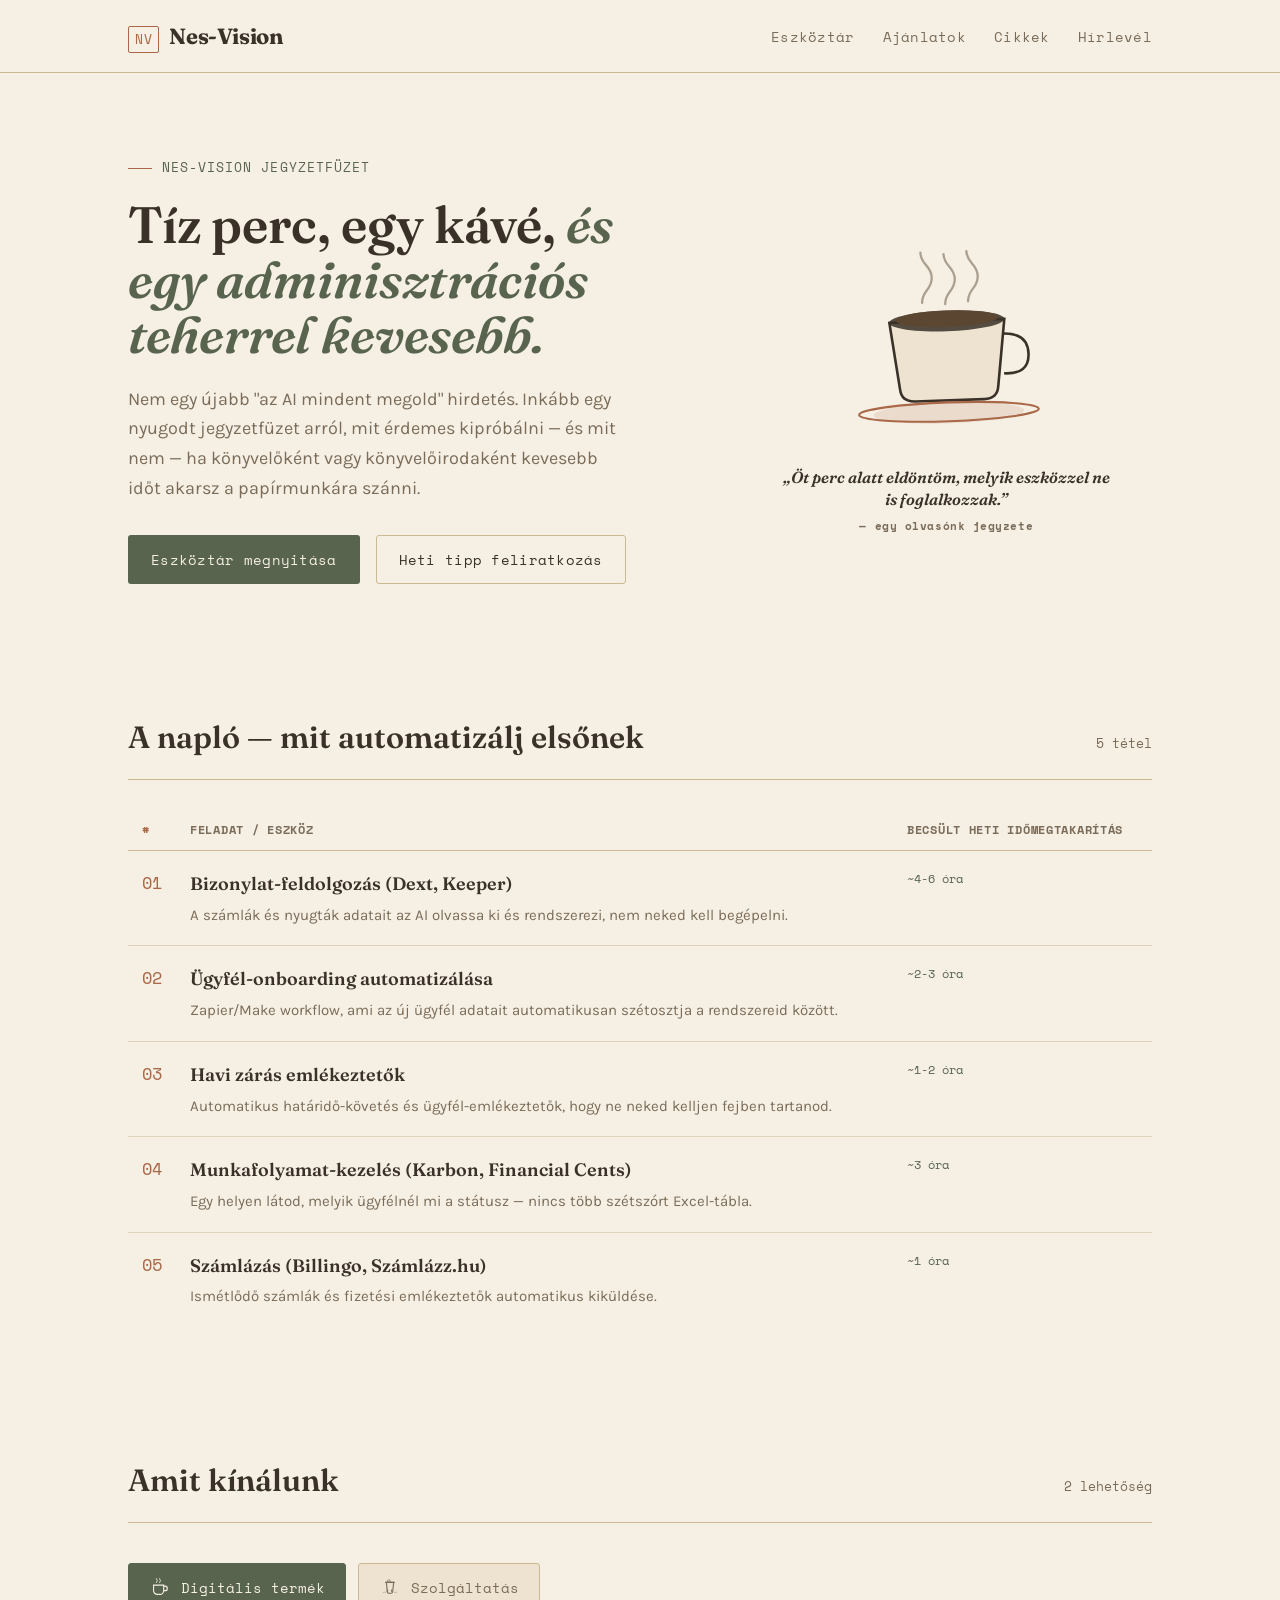
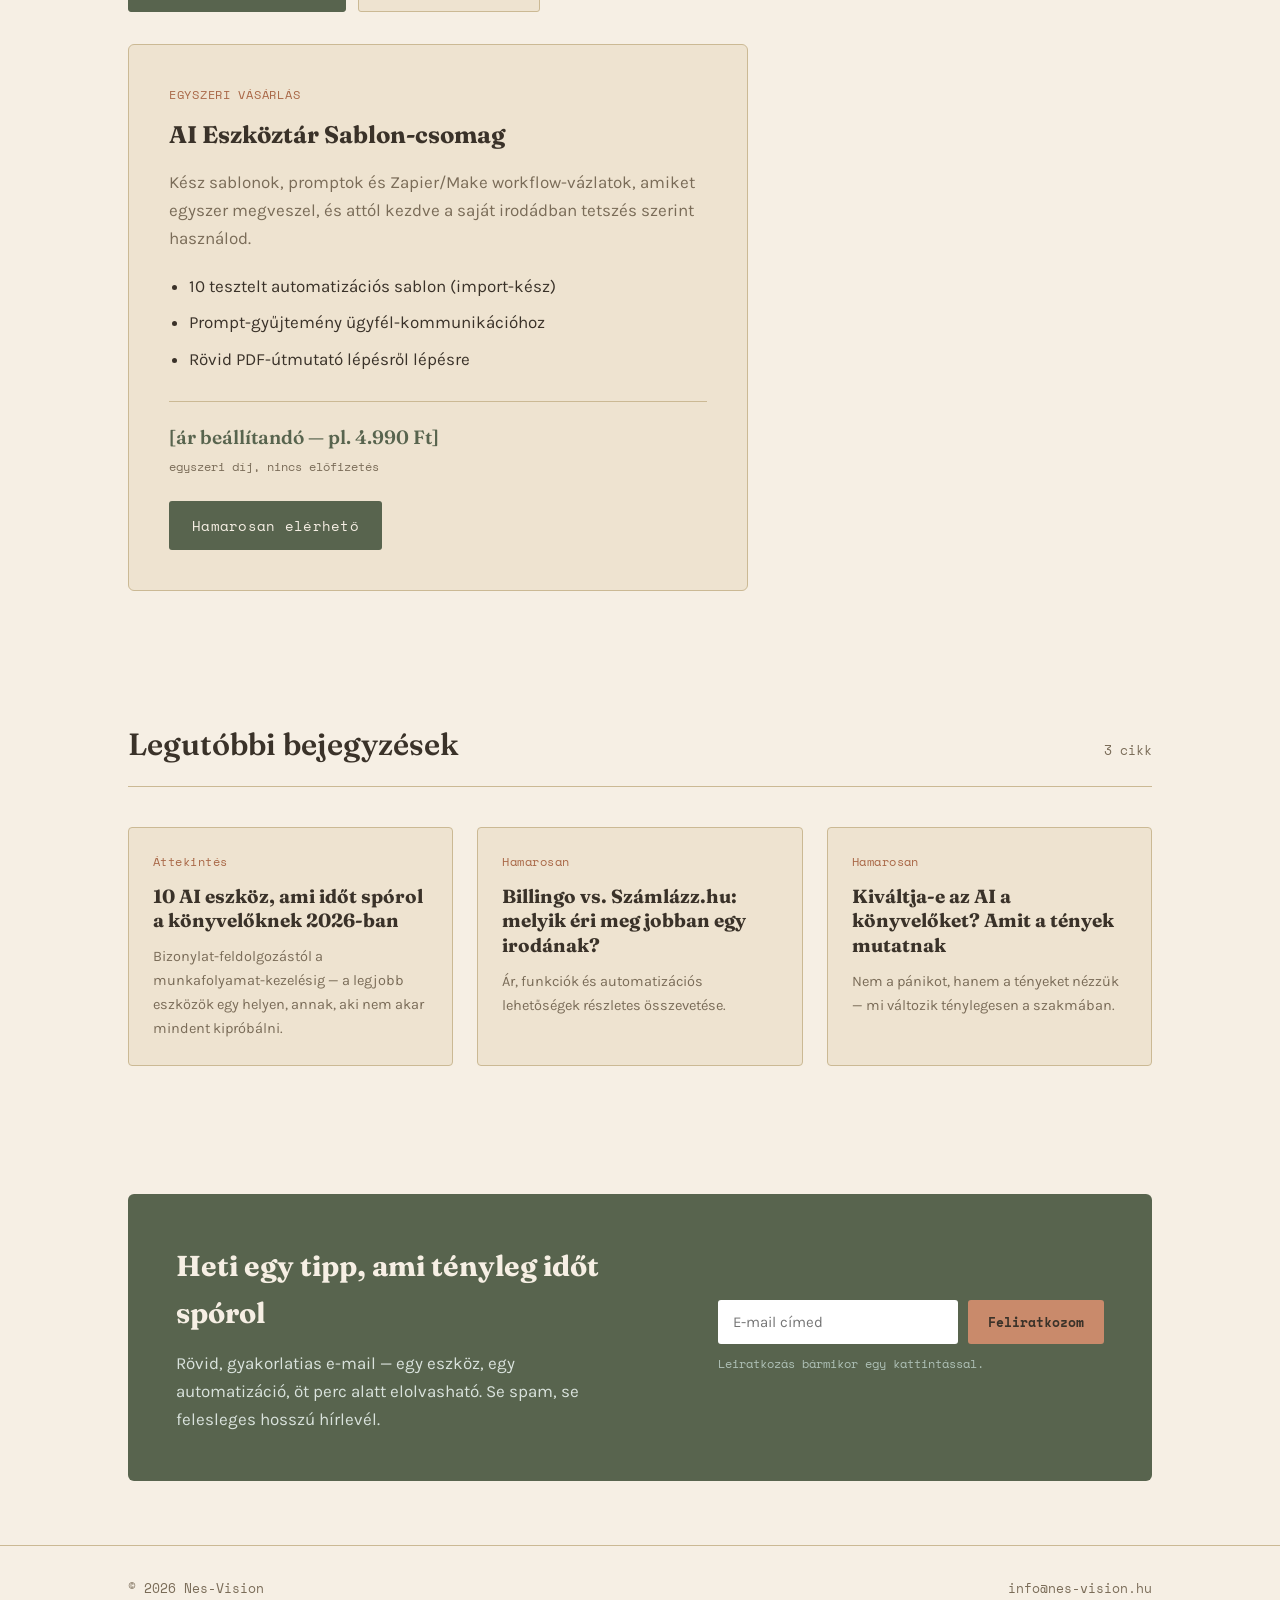
<file: index.html>
<!DOCTYPE html>
<html lang="hu">
<head>
<meta charset="UTF-8">
<meta name="viewport" content="width=device-width, initial-scale=1.0">
<title>Nes-Vision — AI eszközök és automatizáció könyvelőknek</title>
<meta name="description" content="Gyakorlatias útmutatók, eszköz-összehasonlítások és automatizációk könyvelőknek és könyvelőirodáknak, akik időt akarnak spórolni AI-jal — anélkül, hogy elveszítenék a szakmájukat.">
<link rel="preconnect" href="https://fonts.googleapis.com">
<link rel="preconnect" href="https://fonts.gstatic.com" crossorigin>
<link href="https://fonts.googleapis.com/css2?family=Fraunces:ital,wght@0,600;0,700;1,600&family=Karla:wght@400;500;600&family=Space+Mono:wght@400;700&display=swap" rel="stylesheet">
<link rel="stylesheet" href="style.css">
</head>
<body>

<header class="site">
  <div class="wrap">
    <a href="index.html" class="brand">
      <span class="mark">NV</span>
      <span class="name">Nes-Vision</span>
    </a>
    <nav class="site-nav">
      <a href="#eszkozok">Eszköztár</a>
      <a href="#ajanlatok">Ajánlatok</a>
      <a href="#cikkek">Cikkek</a>
      <a href="#hirlevel">Hírlevél</a>
    </nav>
  </div>
</header>

<section class="hero">
  <div class="wrap">
    <div>
      <div class="eyebrow">Nes-Vision jegyzetfüzet</div>
      <h1 class="hero-title">Tíz perc, egy kávé, <em>és egy adminisztrációs teherrel kevesebb.</em></h1>
      <p class="hero-sub">Nem egy újabb "az AI mindent megold" hirdetés. Inkább egy nyugodt jegyzetfüzet arról, mit érdemes kipróbálni — és mit nem — ha könyvelőként vagy könyvelőirodaként kevesebb időt akarsz a papírmunkára szánni.</p>
      <div class="cta-row">
        <a href="#eszkozok" class="btn btn-primary">Eszköztár megnyitása</a>
        <a href="#hirlevel" class="btn btn-ghost">Heti tipp feliratkozás</a>
      </div>
    </div>
    <div class="cup-col">
      <div class="cup-wrap">
        <svg class="steam-cup" viewBox="0 0 200 220" width="210" height="230">
          <g class="steam-group" opacity="0.6">
            <path class="steam s1" d="M78 90C78 78 88 78 88 66C88 54 78 54 78 42" stroke="var(--ink-soft)" stroke-width="2.2" stroke-linecap="round" fill="none"/>
            <path class="steam s2" d="M100 92C100 80 110 80 110 68C110 56 100 56 100 44" stroke="var(--ink-soft)" stroke-width="2.2" stroke-linecap="round" fill="none"/>
            <path class="steam s3" d="M122 90C122 78 132 78 132 66C132 54 122 54 122 42" stroke="var(--ink-soft)" stroke-width="2.2" stroke-linecap="round" fill="none"/>
          </g>
          <ellipse cx="100" cy="196" rx="72" ry="10" fill="var(--clay-dark)" opacity="0.15"/>
          <path d="M46 108 L156 108 L148 172 Q147 184 134 184 L68 184 Q55 184 54 172 Z" fill="var(--paper-panel)" stroke="var(--ink)" stroke-width="2.5"/>
          <ellipse cx="101" cy="108" rx="55" ry="10" fill="var(--ink)" opacity="0.85"/>
          <ellipse cx="101" cy="106" rx="49" ry="8" fill="#5B4632"/>
          <path d="M154 122 Q178 122 178 142 Q178 162 154 160" fill="none" stroke="var(--ink)" stroke-width="2.5"/>
          <ellipse cx="100" cy="195" rx="86" ry="9" fill="none" stroke="var(--clay-dark)" stroke-width="2"/>
        </svg>
      </div>
      <p class="cup-quote">„Öt perc alatt eldöntöm, melyik eszközzel ne is foglalkozzak.”<span>— egy olvasónk jegyzete</span></p>
    </div>
  </div>
</section>

<section id="eszkozok">
  <div class="wrap">
    <div class="section-head">
      <h2>A napló — mit automatizálj elsőnek</h2>
      <span class="tally">5 tétel</span>
    </div>
    <table class="ledger">
      <thead>
        <tr>
          <th class="num">#</th>
          <th>Feladat / eszköz</th>
          <th>Becsült heti időmegtakarítás</th>
        </tr>
      </thead>
      <tbody>
        <tr>
          <td class="num">01</td>
          <td>
            <div class="item-title">Bizonylat-feldolgozás (Dext, Keeper)</div>
            <div class="item-desc">A számlák és nyugták adatait az AI olvassa ki és rendszerezi, nem neked kell begépelni.</div>
          </td>
          <td class="tag">~4-6 óra</td>
        </tr>
        <tr>
          <td class="num">02</td>
          <td>
            <div class="item-title">Ügyfél-onboarding automatizálása</div>
            <div class="item-desc">Zapier/Make workflow, ami az új ügyfél adatait automatikusan szétosztja a rendszereid között.</div>
          </td>
          <td class="tag">~2-3 óra</td>
        </tr>
        <tr>
          <td class="num">03</td>
          <td>
            <div class="item-title">Havi zárás emlékeztetők</div>
            <div class="item-desc">Automatikus határidő-követés és ügyfél-emlékeztetők, hogy ne neked kelljen fejben tartanod.</div>
          </td>
          <td class="tag">~1-2 óra</td>
        </tr>
        <tr>
          <td class="num">04</td>
          <td>
            <div class="item-title">Munkafolyamat-kezelés (Karbon, Financial Cents)</div>
            <div class="item-desc">Egy helyen látod, melyik ügyfélnél mi a státusz — nincs több szétszórt Excel-tábla.</div>
          </td>
          <td class="tag">~3 óra</td>
        </tr>
        <tr>
          <td class="num">05</td>
          <td>
            <div class="item-title">Számlázás (Billingo, Számlázz.hu)</div>
            <div class="item-desc">Ismétlődő számlák és fizetési emlékeztetők automatikus kiküldése.</div>
          </td>
          <td class="tag">~1 óra</td>
        </tr>
      </tbody>
    </table>
  </div>
</section>

<section id="ajanlatok">
  <div class="wrap">
    <div class="section-head">
      <h2>Amit kínálunk</h2>
      <span class="tally">2 lehetőség</span>
    </div>

    <div class="offer-tabs">
      <input type="radio" name="offer" id="tab-product" checked>
      <input type="radio" name="offer" id="tab-service">

      <div class="offer-tab-buttons">
        <label for="tab-product" class="offer-btn">
          <svg viewBox="0 0 48 48" width="22" height="22" fill="none">
            <path d="M10 20h22v12a8 8 0 0 1-8 8H18a8 8 0 0 1-8-8V20Z" stroke="currentColor" stroke-width="2.4"/>
            <path d="M32 22h3a5 5 0 0 1 0 10h-3" stroke="currentColor" stroke-width="2.4"/>
            <path d="M16 14c0-2 2-2 2-4s-2-2-2-4M23 14c0-2 2-2 2-4s-2-2-2-4" stroke="currentColor" stroke-width="2" stroke-linecap="round"/>
          </svg>
          Digitális termék
        </label>
        <label for="tab-service" class="offer-btn">
          <svg viewBox="0 0 48 48" width="22" height="22" fill="none">
            <path d="M16 14h16l-2.2 20.5a3.5 3.5 0 0 1-3.5 3.1h-4.6a3.5 3.5 0 0 1-3.5-3.1L16 14Z" stroke="currentColor" stroke-width="2.4"/>
            <path d="M14.5 14h19" stroke="currentColor" stroke-width="2.4" stroke-linecap="round"/>
            <path d="M18 14c0-2.5 2-3 2-5.5" stroke="currentColor" stroke-width="1.8" stroke-linecap="round"/>
            <path d="M23 8.5c0 2.5 2 3 2 5.5" stroke="currentColor" stroke-width="1.8" stroke-linecap="round"/>
            <path d="M18 30c1.5 1.5 1.5 3-.5 4M28 30c-1.5 1.5-1.5 3 .5 4" stroke="currentColor" stroke-width="2.2" stroke-linecap="round"/>
            <path d="M9 36c2-1 3-1 5 0M34 36c2-1 3-1 5 0" stroke="currentColor" stroke-width="1.6" stroke-linecap="round" opacity="0.6"/>
          </svg>
          Szolgáltatás
        </label>
      </div>

      <div class="offer-panel panel-product">
        <div class="offer-card">
          <div class="offer-eyebrow">Egyszeri vásárlás</div>
          <h3>AI Eszköztár Sablon-csomag</h3>
          <p class="offer-desc">Kész sablonok, promptok és Zapier/Make workflow-vázlatok, amiket egyszer megveszel, és attól kezdve a saját irodádban tetszés szerint használod.</p>
          <ul class="offer-list">
            <li>10 tesztelt automatizációs sablon (import-kész)</li>
            <li>Prompt-gyűjtemény ügyfél-kommunikációhoz</li>
            <li>Rövid PDF-útmutató lépésről lépésre</li>
          </ul>
          <div class="offer-price">
            <span class="price-num">[ár beállítandó — pl. 4.990 Ft]</span>
            <span class="price-note">egyszeri díj, nincs előfizetés</span>
          </div>
          <a href="#" class="btn btn-primary">Hamarosan elérhető</a>
        </div>
      </div>

      <div class="offer-panel panel-service">
        <div class="offer-card">
          <div class="offer-eyebrow">Testreszabott munka</div>
          <h3>AI Automatizáció Beállítás</h3>
          <p class="offer-desc">Nem sablon, hanem a te irodádra szabott beállítás — végigmegyünk azon, mit érdemes automatizálni nálatok, és be is állítjuk.</p>
          <ul class="offer-list">
            <li>Egyeztetés a jelenlegi folyamatokról</li>
            <li>2-3 automatizáció bevezetése (pl. bizonylat-feldolgozás, emlékeztetők)</li>
            <li>2 hét utókövetés, finomhangolás</li>
          </ul>
          <div class="offer-price">
            <span class="price-num">[ár beállítandó — pl. óradíj vagy csomagár]</span>
            <span class="price-note">egyeztetés alapján</span>
          </div>
          <a href="#" class="btn btn-primary">Kapcsolatfelvétel</a>
        </div>
      </div>
    </div>
  </div>
</section>

<section id="cikkek">
  <div class="wrap">
    <div class="section-head">
      <h2>Legutóbbi bejegyzések</h2>
      <span class="tally">3 cikk</span>
    </div>
    <div class="card-grid">
      <a href="cikkek/10-ai-eszkoz-konyveloknek.html" class="card">
        <span class="card-eyebrow">Áttekintés</span>
        <h3>10 AI eszköz, ami időt spórol a könyvelőknek 2026-ban</h3>
        <p>Bizonylat-feldolgozástól a munkafolyamat-kezelésig — a legjobb eszközök egy helyen, annak, aki nem akar mindent kipróbálni.</p>
      </a>
      <a href="#" class="card">
        <span class="card-eyebrow">Hamarosan</span>
        <h3>Billingo vs. Számlázz.hu: melyik éri meg jobban egy irodának?</h3>
        <p>Ár, funkciók és automatizációs lehetőségek részletes összevetése.</p>
      </a>
      <a href="#" class="card">
        <span class="card-eyebrow">Hamarosan</span>
        <h3>Kiváltja-e az AI a könyvelőket? Amit a tények mutatnak</h3>
        <p>Nem a pánikot, hanem a tényeket nézzük — mi változik ténylegesen a szakmában.</p>
      </a>
    </div>
  </div>
</section>

<section id="hirlevel">
  <div class="wrap">
    <div class="newsletter">
      <div>
        <h2>Heti egy tipp, ami tényleg időt spórol</h2>
        <p>Rövid, gyakorlatias e-mail — egy eszköz, egy automatizáció, öt perc alatt elolvasható. Se spam, se felesleges hosszú hírlevél.</p>
      </div>
      <div>
        <form class="nl-form" action="#" method="post">
          <input type="email" placeholder="E-mail címed" required aria-label="E-mail cím">
          <button type="submit">Feliratkozom</button>
        </form>
        <div class="nl-note">Leiratkozás bármikor egy kattintással.</div>
      </div>
    </div>
  </div>
</section>

<footer class="site">
  <div class="wrap">
    <span>© 2026 Nes-Vision</span>
    <span>info@nes-vision.hu</span>
  </div>
</footer>

</body>
</html>
</file>
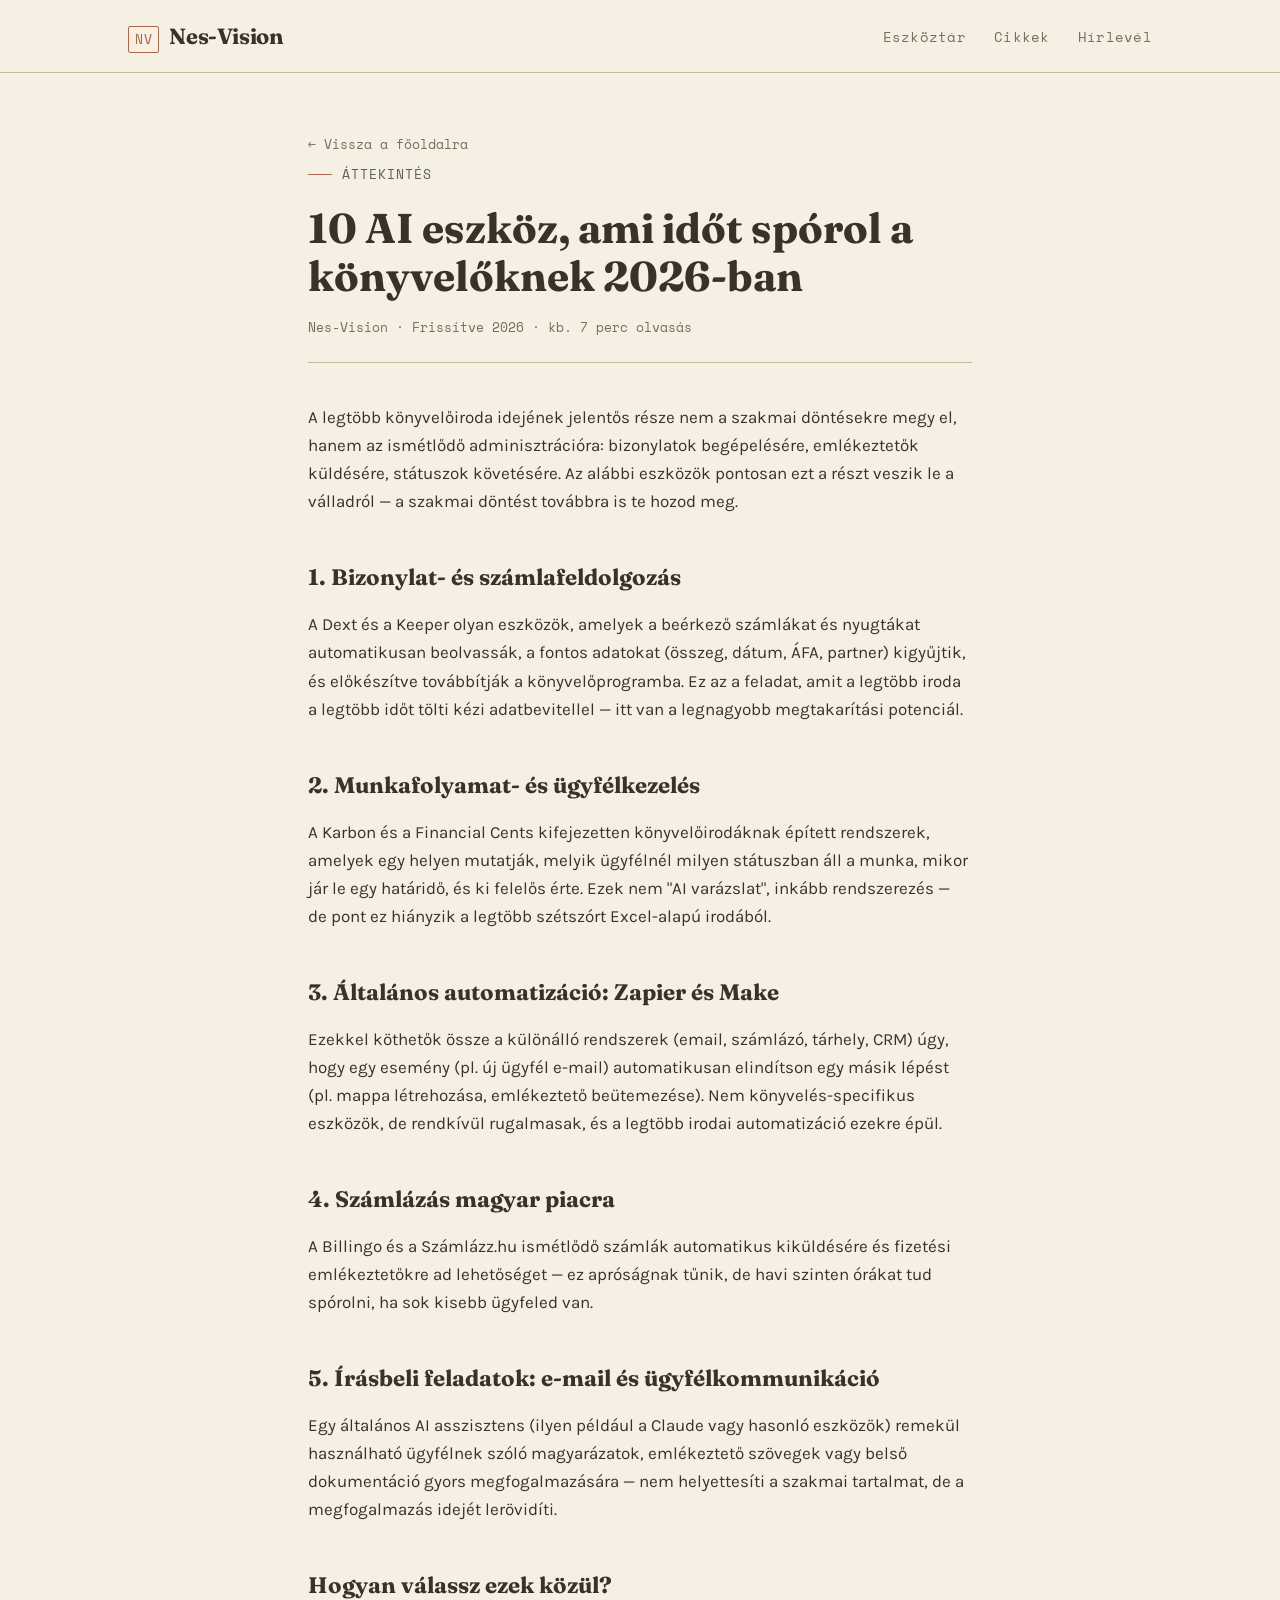
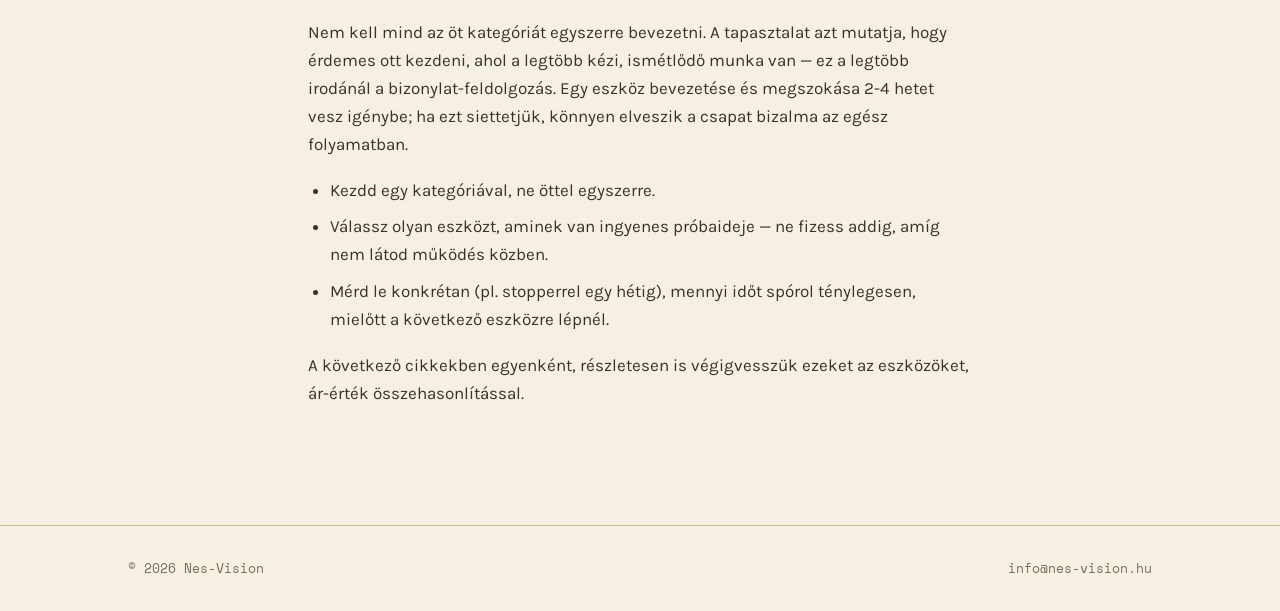
<file: 10-ai-eszkoz-konyveloknek.html>
<!DOCTYPE html>
<html lang="hu">
<head>
<meta charset="UTF-8">
<meta name="viewport" content="width=device-width, initial-scale=1.0">
<title>10 AI eszköz, ami időt spórol a könyvelőknek 2026-ban — Nes-Vision</title>
<meta name="description" content="Bizonylat-feldolgozástól a munkafolyamat-kezelésig: 10 AI eszköz áttekintése, amivel egy könyvelő vagy könyvelőiroda ténylegesen időt spórolhat.">
<link rel="preconnect" href="https://fonts.googleapis.com">
<link rel="preconnect" href="https://fonts.gstatic.com" crossorigin>
<link href="https://fonts.googleapis.com/css2?family=Fraunces:ital,wght@0,600;0,700;1,600&family=Karla:wght@400;500;600&family=Space+Mono:wght@400;700&display=swap" rel="stylesheet">
<link rel="stylesheet" href="../style.css">
</head>
<body>

<header class="site">
  <div class="wrap">
    <a href="../index.html" class="brand">
      <span class="mark">NV</span>
      <span class="name">Nes-Vision</span>
    </a>
    <nav class="site-nav">
      <a href="../index.html#eszkozok">Eszköztár</a>
      <a href="../index.html#cikkek">Cikkek</a>
      <a href="../index.html#hirlevel">Hírlevél</a>
    </nav>
  </div>
</header>

<article class="article-shell">
  <a href="../index.html" class="back-link">← Vissza a főoldalra</a>
  <div class="eyebrow">Áttekintés</div>
  <h1>10 AI eszköz, ami időt spórol a könyvelőknek 2026-ban</h1>
  <div class="article-meta">Nes-Vision · Frissítve 2026 · kb. 7 perc olvasás</div>

  <p>A legtöbb könyvelőiroda idejének jelentős része nem a szakmai döntésekre megy el, hanem az ismétlődő adminisztrációra: bizonylatok begépelésére, emlékeztetők küldésére, státuszok követésére. Az alábbi eszközök pontosan ezt a részt veszik le a válladról — a szakmai döntést továbbra is te hozod meg.</p>

  <h2>1. Bizonylat- és számlafeldolgozás</h2>
  <p>A Dext és a Keeper olyan eszközök, amelyek a beérkező számlákat és nyugtákat automatikusan beolvassák, a fontos adatokat (összeg, dátum, ÁFA, partner) kigyűjtik, és előkészítve továbbítják a könyvelőprogramba. Ez az a feladat, amit a legtöbb iroda a legtöbb időt tölti kézi adatbevitellel — itt van a legnagyobb megtakarítási potenciál.</p>

  <h2>2. Munkafolyamat- és ügyfélkezelés</h2>
  <p>A Karbon és a Financial Cents kifejezetten könyvelőirodáknak épített rendszerek, amelyek egy helyen mutatják, melyik ügyfélnél milyen státuszban áll a munka, mikor jár le egy határidő, és ki felelős érte. Ezek nem "AI varázslat", inkább rendszerezés — de pont ez hiányzik a legtöbb szétszórt Excel-alapú irodából.</p>

  <h2>3. Általános automatizáció: Zapier és Make</h2>
  <p>Ezekkel köthetők össze a különálló rendszerek (email, számlázó, tárhely, CRM) úgy, hogy egy esemény (pl. új ügyfél e-mail) automatikusan elindítson egy másik lépést (pl. mappa létrehozása, emlékeztető beütemezése). Nem könyvelés-specifikus eszközök, de rendkívül rugalmasak, és a legtöbb irodai automatizáció ezekre épül.</p>

  <h2>4. Számlázás magyar piacra</h2>
  <p>A Billingo és a Számlázz.hu ismétlődő számlák automatikus kiküldésére és fizetési emlékeztetőkre ad lehetőséget — ez apróságnak tűnik, de havi szinten órákat tud spórolni, ha sok kisebb ügyfeled van.</p>

  <h2>5. Írásbeli feladatok: e-mail és ügyfélkommunikáció</h2>
  <p>Egy általános AI asszisztens (ilyen például a Claude vagy hasonló eszközök) remekül használható ügyfélnek szóló magyarázatok, emlékeztető szövegek vagy belső dokumentáció gyors megfogalmazására — nem helyettesíti a szakmai tartalmat, de a megfogalmazás idejét lerövidíti.</p>

  <h2>Hogyan válassz ezek közül?</h2>
  <p>Nem kell mind az öt kategóriát egyszerre bevezetni. A tapasztalat azt mutatja, hogy érdemes ott kezdeni, ahol a legtöbb kézi, ismétlődő munka van — ez a legtöbb irodánál a bizonylat-feldolgozás. Egy eszköz bevezetése és megszokása 2-4 hetet vesz igénybe; ha ezt siettetjük, könnyen elveszik a csapat bizalma az egész folyamatban.</p>

  <ul>
    <li>Kezdd egy kategóriával, ne öttel egyszerre.</li>
    <li>Válassz olyan eszközt, aminek van ingyenes próbaideje — ne fizess addig, amíg nem látod működés közben.</li>
    <li>Mérd le konkrétan (pl. stopperrel egy hétig), mennyi időt spórol ténylegesen, mielőtt a következő eszközre lépnél.</li>
  </ul>

  <p>A következő cikkekben egyenként, részletesen is végigvesszük ezeket az eszközöket, ár-érték összehasonlítással.</p>
</article>

<footer class="site">
  <div class="wrap">
    <span>© 2026 Nes-Vision</span>
    <span>info@nes-vision.hu</span>
  </div>
</footer>

</body>
</html>
</file>
<file: style.css>
/* ============================================
   Nes-Vision — design tokens
   Paletta: kávészünet / vasárnap-délelőtti nyugalom
   ============================================ */
:root {
  --paper: #F6EFE4;
  --paper-panel: #EEE3D0;
  --ink: #3A3229;
  --ink-soft: #7A6C58;
  --sage: #7C8B6F;
  --sage-dark: #58644E;
  --clay: #C98A6B;
  --clay-dark: #A96847;
  --rule: #E0D3BC;
  --rule-strong: #CBB994;

  --display: "Fraunces", "Iowan Old Style", serif;
  --body: "Karla", -apple-system, sans-serif;
  --mono: "Space Mono", ui-monospace, monospace;
}

* { box-sizing: border-box; }

html { scroll-behavior: smooth; }

body {
  margin: 0;
  background: var(--paper);
  color: var(--ink);
  font-family: var(--body);
  font-size: 17px;
  line-height: 1.65;
}

img { max-width: 100%; display: block; }

a { color: var(--sage-dark); }
a:focus-visible, button:focus-visible, input:focus-visible {
  outline: 2px solid var(--clay);
  outline-offset: 3px;
}

.wrap {
  max-width: 1080px;
  margin: 0 auto;
  padding: 0 28px;
}

/* ---------- Header / ledger tab ---------- */
header.site {
  position: sticky;
  top: 0;
  z-index: 20;
  background: var(--paper);
  border-bottom: 1px solid var(--rule-strong);
}
header.site .wrap {
  display: flex;
  align-items: center;
  justify-content: space-between;
  padding-top: 18px;
  padding-bottom: 18px;
}
.brand {
  display: flex;
  align-items: baseline;
  gap: 10px;
  text-decoration: none;
  color: var(--ink);
}
.brand .mark {
  font-family: var(--mono);
  font-size: 13px;
  color: var(--clay-dark);
  border: 1px solid var(--clay-dark);
  padding: 2px 6px;
  border-radius: 2px;
  letter-spacing: 0.04em;
}
.brand .name {
  font-family: var(--display);
  font-weight: 700;
  font-size: 22px;
  letter-spacing: -0.01em;
}
nav.site-nav {
  display: flex;
  gap: 28px;
  font-family: var(--mono);
  font-size: 14px;
}
nav.site-nav a {
  text-decoration: none;
  color: var(--ink-soft);
  letter-spacing: 0.02em;
}
nav.site-nav a:hover { color: var(--sage-dark); }

/* ---------- Hero ---------- */
.hero {
  padding: 84px 0 64px;
  position: relative;
}
.hero .wrap {
  display: grid;
  grid-template-columns: 1.15fr 0.85fr;
  gap: 56px;
  align-items: center;
}
.eyebrow {
  font-family: var(--mono);
  font-size: 13px;
  color: var(--sage-dark);
  letter-spacing: 0.08em;
  text-transform: uppercase;
  margin-bottom: 18px;
  display: flex;
  align-items: center;
  gap: 10px;
}
.eyebrow::before {
  content: "";
  width: 24px;
  height: 1px;
  background: var(--clay-dark);
  display: inline-block;
}
h1.hero-title {
  font-family: var(--display);
  font-weight: 600;
  font-size: clamp(2.1rem, 4vw, 3.2rem);
  line-height: 1.08;
  margin: 0 0 22px;
  color: var(--ink);
}
h1.hero-title em {
  font-style: italic;
  color: var(--sage-dark);
}
.hero-sub {
  font-size: 18px;
  color: var(--ink-soft);
  max-width: 46ch;
  margin: 0 0 32px;
}
.cta-row { display: flex; gap: 16px; flex-wrap: wrap; }

.btn {
  display: inline-flex;
  align-items: center;
  gap: 8px;
  font-family: var(--mono);
  font-size: 14px;
  letter-spacing: 0.02em;
  padding: 12px 22px;
  border-radius: 3px;
  text-decoration: none;
  border: 1px solid transparent;
  cursor: pointer;
}
.btn-primary {
  background: var(--sage-dark);
  color: var(--paper);
}
.btn-primary:hover { background: var(--ink); }
.btn-ghost {
  border-color: var(--rule-strong);
  color: var(--ink);
  background: transparent;
}
.btn-ghost:hover { border-color: var(--sage-dark); }

/* ---------- Coffee cup signature element ---------- */
.cup-col {
  display: flex;
  flex-direction: column;
  align-items: center;
  gap: 20px;
}
.cup-wrap { transform: rotate(-2deg); }
.steam { transform-origin: bottom center; }
.steam.s1 { animation: rise 3.4s ease-in-out infinite; }
.steam.s2 { animation: rise 3.4s ease-in-out infinite 0.6s; }
.steam.s3 { animation: rise 3.4s ease-in-out infinite 1.2s; }
@keyframes rise {
  0%   { opacity: 0;   transform: translateY(6px) scaleY(0.9); }
  25%  { opacity: 0.7; }
  60%  { opacity: 0.5; transform: translateY(-4px) scaleY(1.03); }
  100% { opacity: 0;   transform: translateY(-10px) scaleY(1.08); }
}
@media (prefers-reduced-motion: reduce) {
  .steam.s1, .steam.s2, .steam.s3 { animation: none; opacity: 0.5; }
}
.cup-quote {
  font-family: var(--display);
  font-style: italic;
  font-weight: 600;
  font-size: 16px;
  line-height: 1.4;
  color: var(--ink);
  text-align: center;
  max-width: 30ch;
  margin: 0;
}
.cup-quote span {
  display: block;
  margin-top: 8px;
  font-family: var(--mono);
  font-style: normal;
  font-size: 11px;
  letter-spacing: 0.05em;
  color: var(--ink-soft);
}

/* ---------- Section shell ---------- */
section { padding: 64px 0; }
.section-head {
  display: flex;
  align-items: baseline;
  justify-content: space-between;
  gap: 20px;
  border-bottom: 1px solid var(--rule-strong);
  padding-bottom: 16px;
  margin-bottom: 40px;
}
.section-head h2 {
  font-family: var(--display);
  font-size: clamp(1.5rem, 2.4vw, 2rem);
  margin: 0;
  font-weight: 600;
}
.section-head .tally {
  font-family: var(--mono);
  font-size: 13px;
  color: var(--ink-soft);
}

/* ---------- Ledger table (tools/problem section) ---------- */
.ledger {
  width: 100%;
  border-collapse: collapse;
}
.ledger th {
  font-family: var(--mono);
  font-size: 12px;
  text-transform: uppercase;
  letter-spacing: 0.06em;
  text-align: left;
  color: var(--ink-soft);
  border-bottom: 1px solid var(--rule-strong);
  padding: 0 14px 10px;
}
.ledger td {
  padding: 18px 14px;
  border-bottom: 1px solid var(--rule);
  vertical-align: top;
}
.ledger tr:last-child td { border-bottom: none; }
.ledger .num {
  font-family: var(--mono);
  color: var(--clay-dark);
  width: 40px;
}
.ledger .item-title {
  font-family: var(--display);
  font-weight: 600;
  font-size: 18px;
  margin-bottom: 4px;
}
.ledger .item-desc { color: var(--ink-soft); font-size: 15px; }
.ledger .tag {
  font-family: var(--mono);
  font-size: 12px;
  color: var(--sage-dark);
  white-space: nowrap;
}

/* ---------- Article cards ---------- */
.card-grid {
  display: grid;
  grid-template-columns: repeat(3, 1fr);
  gap: 24px;
}
.card {
  background: var(--paper-panel);
  border: 1px solid var(--rule-strong);
  border-radius: 4px;
  padding: 24px;
  text-decoration: none;
  color: var(--ink);
  display: flex;
  flex-direction: column;
  gap: 12px;
}
.card:hover { border-color: var(--sage-dark); }
.card .card-eyebrow {
  font-family: var(--mono);
  font-size: 12px;
  color: var(--clay-dark);
  letter-spacing: 0.04em;
}
.card h3 {
  font-family: var(--display);
  font-size: 19px;
  margin: 0;
  line-height: 1.3;
}
.card p { color: var(--ink-soft); font-size: 14.5px; margin: 0; }

/* ---------- Offer tabs (digital product vs service) ---------- */
.offer-tabs { position: relative; }
.offer-tabs input[type="radio"] {
  position: absolute;
  opacity: 0;
  pointer-events: none;
}
.offer-tab-buttons {
  display: flex;
  gap: 12px;
  margin-bottom: 32px;
}
.offer-btn {
  display: inline-flex;
  align-items: center;
  gap: 10px;
  font-family: var(--mono);
  font-size: 14px;
  padding: 12px 20px;
  border: 1px solid var(--rule-strong);
  border-radius: 3px;
  cursor: pointer;
  color: var(--ink-soft);
  background: var(--paper-panel);
  transition: color 0.15s, border-color 0.15s, background 0.15s;
}
.offer-btn svg { flex-shrink: 0; }
.offer-panel { display: none; }
#tab-product:checked ~ .offer-panel.panel-product { display: block; }
#tab-service:checked ~ .offer-panel.panel-service { display: block; }
#tab-product:checked ~ .offer-tab-buttons label[for="tab-product"],
#tab-service:checked ~ .offer-tab-buttons label[for="tab-service"] {
  color: var(--paper);
  background: var(--sage-dark);
  border-color: var(--sage-dark);
}

.offer-card {
  background: var(--paper-panel);
  border: 1px solid var(--rule-strong);
  border-radius: 6px;
  padding: 40px;
  max-width: 620px;
}
.offer-eyebrow {
  font-family: var(--mono);
  font-size: 12px;
  letter-spacing: 0.06em;
  text-transform: uppercase;
  color: var(--clay-dark);
  margin-bottom: 10px;
}
.offer-card h3 {
  font-family: var(--display);
  font-size: 1.5rem;
  margin: 0 0 14px;
}
.offer-desc { color: var(--ink-soft); margin: 0 0 20px; }
.offer-list {
  margin: 0 0 28px;
  padding-left: 20px;
  color: var(--ink);
}
.offer-list li { margin-bottom: 8px; }
.offer-price {
  display: flex;
  flex-direction: column;
  gap: 4px;
  margin-bottom: 24px;
  padding-top: 20px;
  border-top: 1px solid var(--rule-strong);
}
.price-num {
  font-family: var(--display);
  font-weight: 600;
  font-size: 1.2rem;
  color: var(--sage-dark);
}
.price-note {
  font-family: var(--mono);
  font-size: 12px;
  color: var(--ink-soft);
}
.newsletter {
  background: var(--sage-dark);
  color: var(--paper);
  border-radius: 6px;
  padding: 48px;
  display: grid;
  grid-template-columns: 1.3fr 1fr;
  gap: 40px;
  align-items: center;
}
.newsletter h2 { font-family: var(--display); font-size: 1.8rem; margin: 0 0 12px; }
.newsletter p { color: #D9E2DC; margin: 0; max-width: 42ch; }
.nl-form { display: flex; gap: 10px; }
.nl-form input {
  flex: 1;
  padding: 12px 14px;
  border-radius: 3px;
  border: 1px solid transparent;
  font-family: var(--body);
  font-size: 15px;
}
.nl-form button {
  background: var(--clay);
  color: var(--ink);
  border: none;
  font-family: var(--mono);
  font-weight: 600;
  padding: 0 20px;
  border-radius: 3px;
  cursor: pointer;
}
.nl-form button:hover { background: var(--clay-dark); color: var(--paper); }
.nl-note { font-family: var(--mono); font-size: 12px; color: #AEC0B6; margin-top: 10px; }

/* ---------- Footer ---------- */
footer.site {
  border-top: 1px solid var(--rule-strong);
  padding: 32px 0;
  font-family: var(--mono);
  font-size: 13px;
  color: var(--ink-soft);
}
footer.site .wrap {
  display: flex;
  justify-content: space-between;
  flex-wrap: wrap;
  gap: 10px;
}

/* ---------- Article page ---------- */
.article-shell { max-width: 720px; margin: 0 auto; padding: 56px 28px 100px; }
.article-shell .eyebrow { margin-bottom: 20px; }
.article-shell h1 {
  font-family: var(--display);
  font-size: clamp(1.8rem, 3.6vw, 2.6rem);
  line-height: 1.15;
  margin: 0 0 16px;
}
.article-meta {
  font-family: var(--mono);
  font-size: 13px;
  color: var(--ink-soft);
  margin-bottom: 40px;
  border-bottom: 1px solid var(--rule-strong);
  padding-bottom: 24px;
}
.article-shell h2 {
  font-family: var(--display);
  font-size: 1.4rem;
  margin: 44px 0 14px;
}
.article-shell p { margin: 0 0 18px; color: var(--ink); }
.article-shell ul { margin: 0 0 18px; padding-left: 22px; }
.article-shell li { margin-bottom: 8px; }
.back-link {
  display: inline-block;
  margin-bottom: 8px;
  font-family: var(--mono);
  font-size: 13px;
  text-decoration: none;
  color: var(--ink-soft);
}

/* ---------- Responsive ---------- */
@media (max-width: 860px) {
  .hero .wrap { grid-template-columns: 1fr; }
  .cup-col { order: -1; }
  .cup-wrap svg.steam-cup { width: 160px; height: 176px; }
  .card-grid { grid-template-columns: 1fr; }
  .newsletter { grid-template-columns: 1fr; padding: 32px; }
  nav.site-nav { display: none; }
}
</file>
